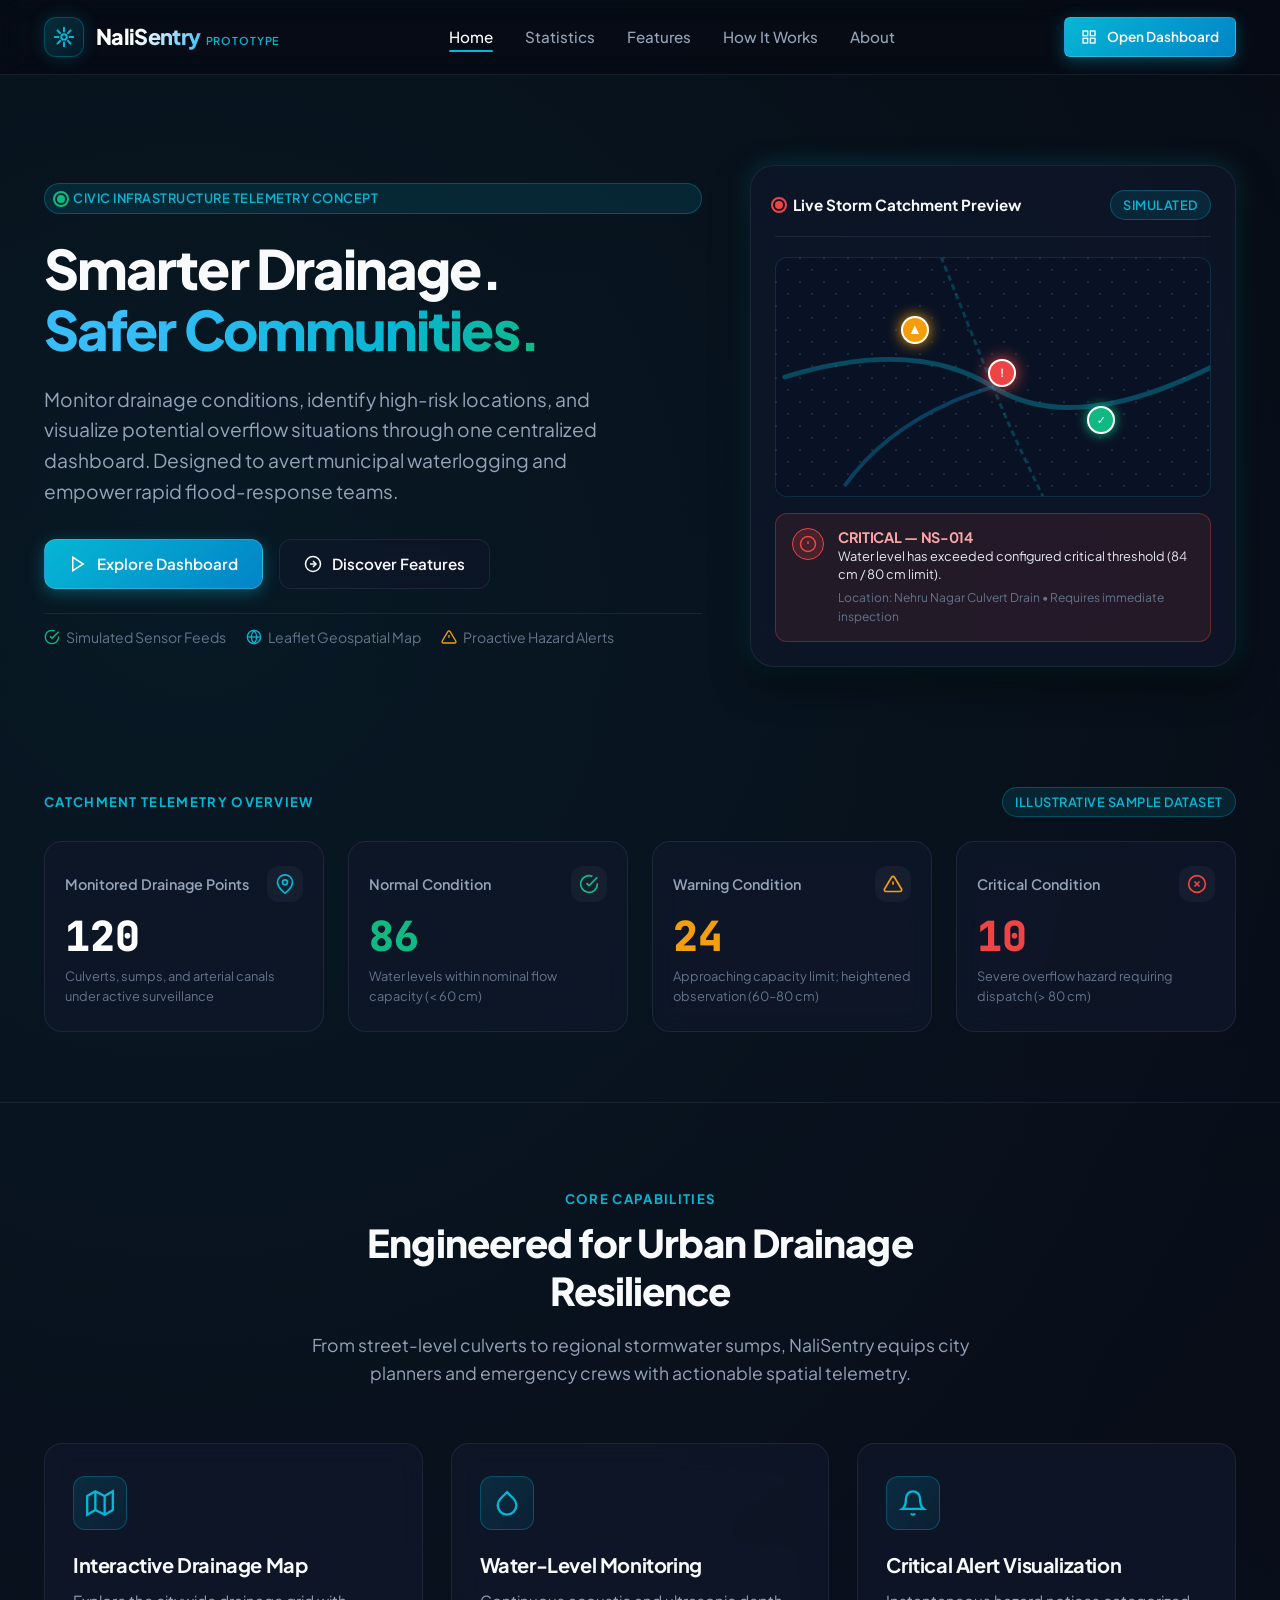
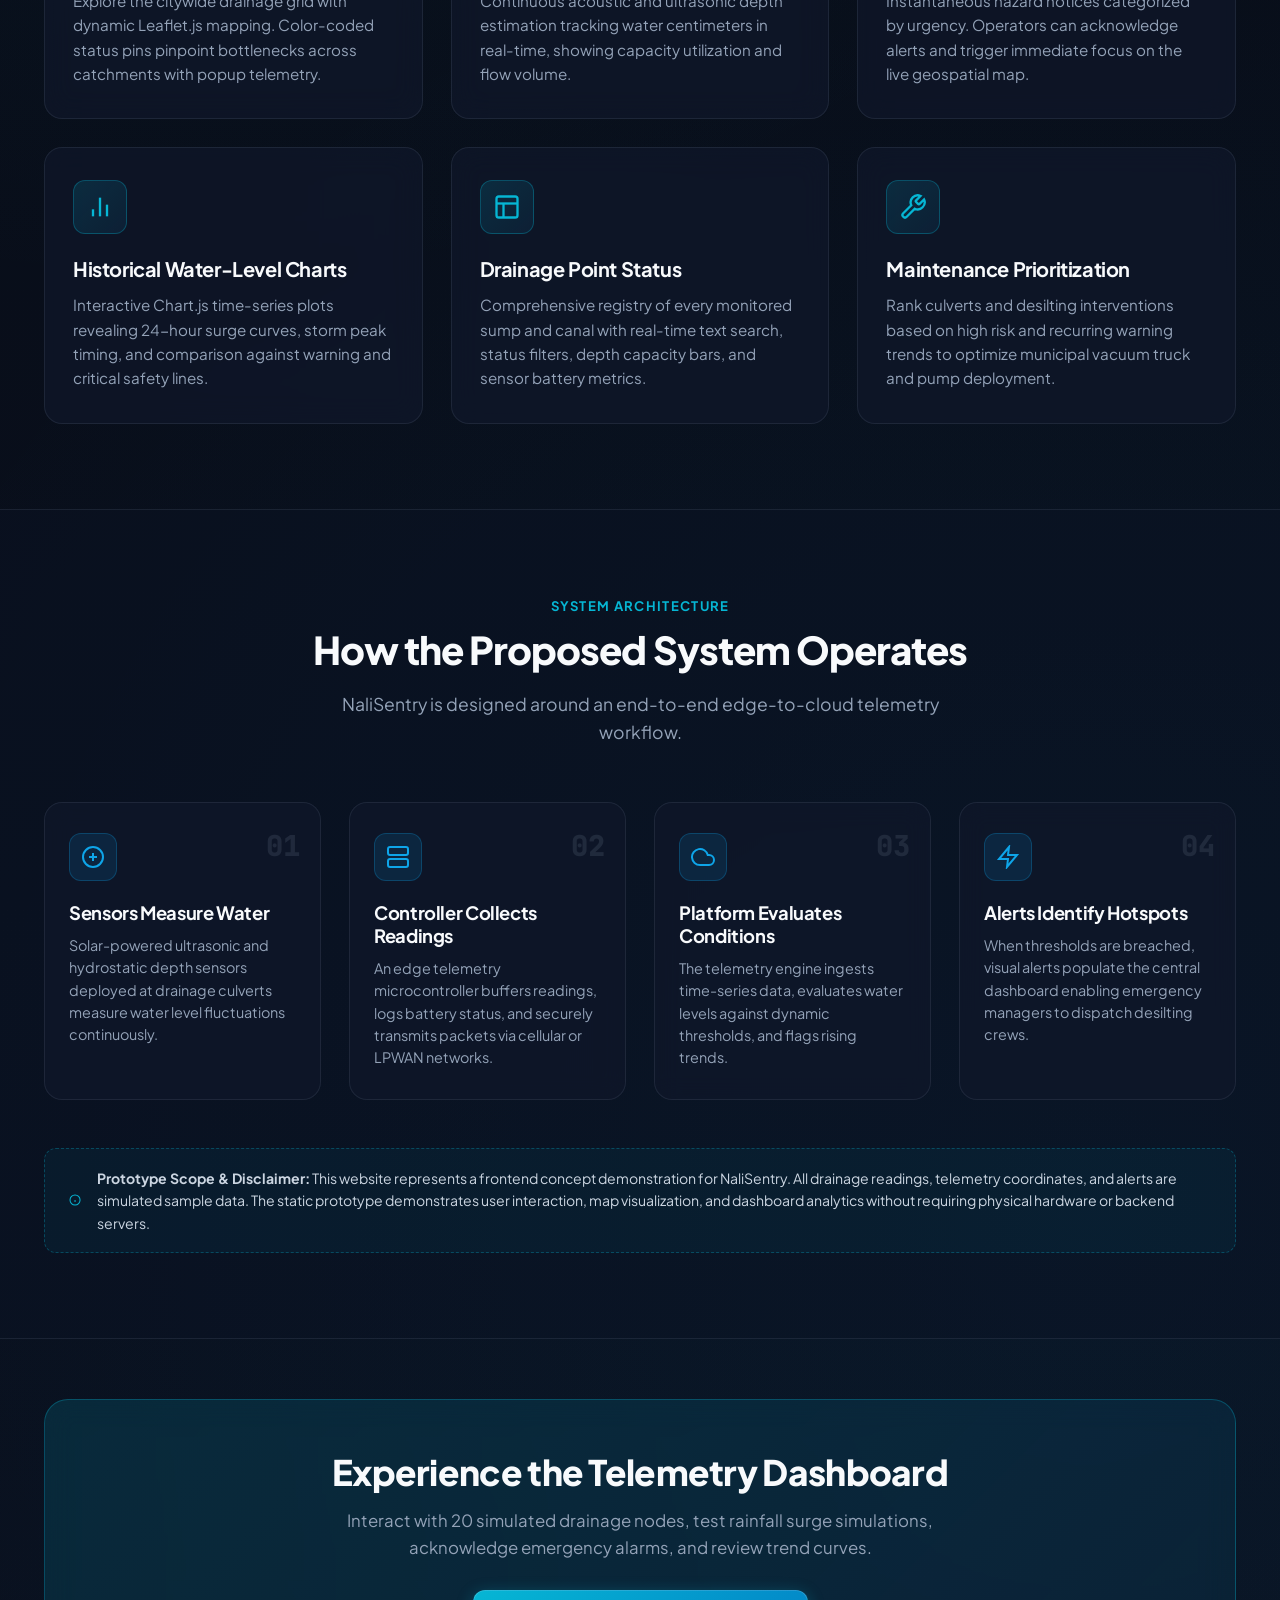
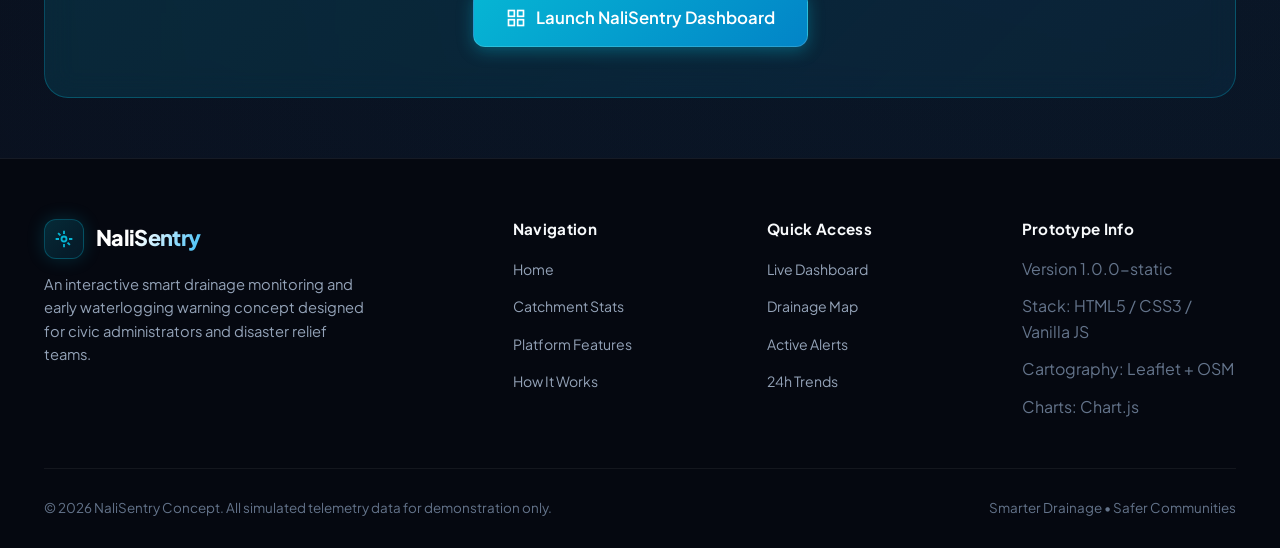
<file: index.html>
<!DOCTYPE html>
<html lang="en">
<head>
  <meta charset="UTF-8">
  <meta name="viewport" content="width=device-width, initial-scale=1.0">
  <meta name="description" content="NaliSentry — Smart civic drainage telemetry and early flood warning dashboard prototype. Monitor urban culverts, sumps, and stormwater runoff.">
  <meta name="keywords" content="drainage monitoring, flood prevention, smart city, IoT telemetry, water level monitoring">
  <title>NaliSentry — Smarter Drainage. Safer Communities.</title>
  
  <!-- CSS Stylesheets -->
  <link rel="stylesheet" href="css/style.css">
  <link rel="stylesheet" href="css/responsive.css">
  <link rel="icon" href="data:image/svg+xml,<svg xmlns=%22http://www.w3.org/2000/svg%22 viewBox=%220 0 100 100%22><text y=%22.9em%22 font-size=%2290%22>🌊</text></svg>">
</head>
<body>

  <!-- ========================================================================
       Header / Navigation
       ======================================================================== -->
  <header class="site-header" id="header">
    <div class="container nav-container">
      <a href="index.html" class="brand-logo" aria-label="NaliSentry Homepage">
        <div class="logo-icon">
          <!-- Stylized Water Ripple + Sensor Beacon Icon -->
          <svg width="22" height="22" viewBox="0 0 24 24" fill="none" stroke="currentColor" stroke-width="2.2" stroke-linecap="round" stroke-linejoin="round">
            <path d="M12 2v4M12 18v4M4.93 4.93l2.83 2.83M16.24 16.24l2.83 2.83M2 12h4M18 12h4M4.93 19.07l2.83-2.83M16.24 7.76l2.83-2.83"/>
            <circle cx="12" cy="12" r="3"/>
          </svg>
        </div>
        <div>
          <span class="logo-text">NaliSentry</span>
          <span class="logo-tag">PROTOTYPE</span>
        </div>
      </a>

      <!-- Desktop Nav Links -->
      <ul class="nav-links" id="navLinks">
        <li><a href="#hero" class="nav-link active">Home</a></li>
        <li><a href="#stats" class="nav-link">Statistics</a></li>
        <li><a href="#features" class="nav-link">Features</a></li>
        <li><a href="#how-it-works" class="nav-link">How It Works</a></li>
        <li><a href="#about" class="nav-link">About</a></li>
      </ul>

      <!-- Action Buttons -->
      <div class="nav-actions">
        <a href="dashboard.html" class="btn btn-primary btn-sm" id="btn-open-dashboard-nav">
          <svg width="16" height="16" viewBox="0 0 24 24" fill="none" stroke="currentColor" stroke-width="2"><rect x="3" y="3" width="7" height="7"></rect><rect x="14" y="3" width="7" height="7"></rect><rect x="14" y="14" width="7" height="7"></rect><rect x="3" y="14" width="7" height="7"></rect></svg>
          Open Dashboard
        </a>
        <button class="mobile-toggle" id="mobileToggle" aria-label="Toggle navigation menu">
          <svg width="24" height="24" viewBox="0 0 24 24" fill="none" stroke="currentColor" stroke-width="2"><line x1="3" y1="12" x2="21" y2="12"></line><line x1="3" y1="6" x2="21" y2="6"></line><line x1="3" y1="18" x2="21" y2="18"></line></svg>
        </button>
      </div>
    </div>
  </header>

  <!-- ========================================================================
       Hero Section
       ======================================================================== -->
  <section class="hero-section" id="hero">
    <div class="container hero-grid">
      
      <!-- Headline & Call to Action -->
      <div class="hero-content">
        <div class="badge badge-demo">
          <span class="pulse-dot pulse-normal"></span>
          CIVIC INFRASTRUCTURE TELEMETRY CONCEPT
        </div>

        <h1 class="hero-headline">
          Smarter Drainage.<br>
          <span class="gradient-text">Safer Communities.</span>
        </h1>

        <p class="hero-description">
          Monitor drainage conditions, identify high-risk locations, and visualize potential overflow situations through one centralized dashboard. Designed to avert municipal waterlogging and empower rapid flood-response teams.
        </p>

        <div class="hero-cta">
          <a href="dashboard.html" class="btn btn-primary" id="btn-hero-explore">
            <svg width="18" height="18" viewBox="0 0 24 24" fill="none" stroke="currentColor" stroke-width="2"><polygon points="5 3 19 12 5 21 5 3"></polygon></svg>
            Explore Dashboard
          </a>
          <a href="#features" class="btn btn-outline" id="btn-hero-features">
            <svg width="18" height="18" viewBox="0 0 24 24" fill="none" stroke="currentColor" stroke-width="2"><circle cx="12" cy="12" r="10"></circle><polyline points="12 16 16 12 12 8"></polyline><line x1="8" y1="12" x2="16" y2="12"></line></svg>
            Discover Features
          </a>
        </div>

        <div class="hero-meta">
          <div class="meta-item">
            <svg width="16" height="16" viewBox="0 0 24 24" fill="none" stroke="var(--status-normal)" stroke-width="2"><path d="M22 11.08V12a10 10 0 1 1-5.93-9.14"></path><polyline points="22 4 12 14.01 9 11.01"></polyline></svg>
            <span>Simulated Sensor Feeds</span>
          </div>
          <div class="meta-item">
            <svg width="16" height="16" viewBox="0 0 24 24" fill="none" stroke="var(--accent-cyan)" stroke-width="2"><circle cx="12" cy="12" r="10"></circle><line x1="2" y1="12" x2="22" y2="12"></line><path d="M12 2a15.3 15.3 0 0 1 4 10 15.3 15.3 0 0 1-4 10 15.3 15.3 0 0 1-4-10 15.3 15.3 0 0 1 4-10z"></path></svg>
            <span>Leaflet Geospatial Map</span>
          </div>
          <div class="meta-item">
            <svg width="16" height="16" viewBox="0 0 24 24" fill="none" stroke="var(--status-warning)" stroke-width="2"><path d="M10.29 3.86L1.82 18a2 2 0 0 0 1.71 3h16.94a2 2 0 0 0 1.71-3L13.71 3.86a2 2 0 0 0-3.42 0z"></path><line x1="12" y1="9" x2="12" y2="13"></line><line x1="12" y1="17" x2="12.01" y2="17"></line></svg>
            <span>Proactive Hazard Alerts</span>
          </div>
        </div>
      </div>

      <!-- Hero Visual: Mock Drainage Map Preview & Alert Card -->
      <div class="hero-visual">
        <div class="preview-card">
          <div class="preview-header">
            <div class="preview-title">
              <span class="pulse-dot pulse-critical"></span>
              <span>Live Storm Catchment Preview</span>
            </div>
            <span class="badge badge-demo">Simulated</span>
          </div>

          <!-- Interactive Mock Map Canvas -->
          <div class="mock-map-canvas" id="mockMapCanvas">
            <!-- Stylized SVG Drainage Channels -->
            <svg class="mock-drain-route" viewBox="0 0 400 240">
              <path d="M -10 120 Q 120 80, 200 130 T 420 110" fill="none" stroke="rgba(6, 182, 212, 0.35)" stroke-width="5" stroke-linecap="round"/>
              <path d="M 140 -20 Q 180 80, 200 130 T 260 260" fill="none" stroke="rgba(6, 182, 212, 0.25)" stroke-width="3" stroke-dasharray="6,4"/>
              <path d="M 50 230 Q 100 160, 200 130" fill="none" stroke="rgba(14, 165, 233, 0.3)" stroke-width="4"/>
            </svg>

            <!-- Mock Marker Pins (Clickable to switch preview alert!) -->
            <div class="mock-pin critical" style="top: 48%; left: 52%;" data-id="p1" title="Click to view NS-014">
              !
            </div>
            <div class="mock-pin warning" style="top: 30%; left: 32%;" data-id="p2" title="Click to view NS-005">
              ▲
            </div>
            <div class="mock-pin normal" style="top: 68%; left: 75%;" data-id="p3" title="Click to view NS-001">
              ✓
            </div>
          </div>

          <!-- Sample Alert Card Preview -->
          <div class="sample-alert-card" id="hero-mock-alert">
            <div class="alert-badge-icon">
              <svg width="18" height="18" viewBox="0 0 24 24" fill="none" stroke="currentColor" stroke-width="2"><circle cx="12" cy="12" r="10"></circle><line x1="12" y1="8" x2="12" y2="12"></line><line x1="12" y1="16" x2="12.01" y2="16"></line></svg>
            </div>
            <div class="alert-details">
              <h4>CRITICAL — NS-014</h4>
              <p>Water level has exceeded configured critical threshold (84 cm / 80 cm limit).</p>
              <div class="meta">Location: Nehru Nagar Culvert Drain • Requires immediate inspection</div>
            </div>
          </div>
        </div>
      </div>

    </div>
  </section>

  <!-- ========================================================================
       Statistics Section
       ======================================================================== -->
  <section class="stats-section" id="stats">
    <div class="container">
      <div style="display: flex; align-items: center; justify-content: space-between; margin-bottom: 24px;">
        <span class="section-tag" style="margin: 0;">CATCHMENT TELEMETRY OVERVIEW</span>
        <span class="badge badge-demo">Illustrative Sample Dataset</span>
      </div>

      <div class="stats-grid">
        <!-- Total Monitored -->
        <div class="stat-card total">
          <div class="stat-top">
            <span class="stat-title">Monitored Drainage Points</span>
            <div class="stat-icon" style="color: var(--accent-cyan);">
              <svg width="20" height="20" viewBox="0 0 24 24" fill="none" stroke="currentColor" stroke-width="2"><path d="M21 10c0 7-9 13-9 13s-9-6-9-13a9 9 0 0 1 18 0z"></path><circle cx="12" cy="10" r="3"></circle></svg>
            </div>
          </div>
          <div class="stat-value counter-value" data-target="120">0</div>
          <p class="stat-desc">Culverts, sumps, and arterial canals under active surveillance</p>
        </div>

        <!-- Normal Status -->
        <div class="stat-card normal">
          <div class="stat-top">
            <span class="stat-title">Normal Condition</span>
            <div class="stat-icon" style="color: var(--status-normal);">
              <svg width="20" height="20" viewBox="0 0 24 24" fill="none" stroke="currentColor" stroke-width="2"><path d="M22 11.08V12a10 10 0 1 1-5.93-9.14"></path><polyline points="22 4 12 14.01 9 11.01"></polyline></svg>
            </div>
          </div>
          <div class="stat-value counter-value" data-target="86">0</div>
          <p class="stat-desc">Water levels within nominal flow capacity (&lt; 60 cm)</p>
        </div>

        <!-- Warning Status -->
        <div class="stat-card warning">
          <div class="stat-top">
            <span class="stat-title">Warning Condition</span>
            <div class="stat-icon" style="color: var(--status-warning);">
              <svg width="20" height="20" viewBox="0 0 24 24" fill="none" stroke="currentColor" stroke-width="2"><path d="M10.29 3.86L1.82 18a2 2 0 0 0 1.71 3h16.94a2 2 0 0 0 1.71-3L13.71 3.86a2 2 0 0 0-3.42 0z"></path><line x1="12" y1="9" x2="12" y2="13"></line><line x1="12" y1="17" x2="12.01" y2="17"></line></svg>
            </div>
          </div>
          <div class="stat-value counter-value" data-target="24">0</div>
          <p class="stat-desc">Approaching capacity limit; heightened observation (60–80 cm)</p>
        </div>

        <!-- Critical Status -->
        <div class="stat-card critical">
          <div class="stat-top">
            <span class="stat-title">Critical Condition</span>
            <div class="stat-icon" style="color: var(--status-critical);">
              <svg width="20" height="20" viewBox="0 0 24 24" fill="none" stroke="currentColor" stroke-width="2"><circle cx="12" cy="12" r="10"></circle><line x1="15" y1="9" x2="9" y2="15"></line><line x1="9" y1="9" x2="15" y2="15"></line></svg>
            </div>
          </div>
          <div class="stat-value counter-value" data-target="10">0</div>
          <p class="stat-desc">Severe overflow hazard requiring dispatch (&gt; 80 cm)</p>
        </div>
      </div>
    </div>
  </section>

  <!-- ========================================================================
       Features Section (6 Feature Cards per plan.md)
       ======================================================================== -->
  <section class="section" id="features">
    <div class="container">
      <div class="section-header">
        <span class="section-tag">CORE CAPABILITIES</span>
        <h2 class="section-title">Engineered for Urban Drainage Resilience</h2>
        <p class="section-subtitle">
          From street-level culverts to regional stormwater sumps, NaliSentry equips city planners and emergency crews with actionable spatial telemetry.
        </p>
      </div>

      <div class="features-grid">
        <!-- Feature 1: Interactive Drainage Map -->
        <div class="feature-card">
          <div class="feature-icon-wrapper">
            <svg width="28" height="28" viewBox="0 0 24 24" fill="none" stroke="currentColor" stroke-width="2"><polygon points="1 6 1 22 8 18 16 22 23 18 23 2 16 6 8 2 1 6"></polygon><line x1="8" y1="2" x2="8" y2="18"></line><line x1="16" y1="6" x2="16" y2="22"></line></svg>
          </div>
          <h3 class="feature-title">Interactive Drainage Map</h3>
          <p class="feature-description">
            Explore the citywide drainage grid with dynamic Leaflet.js mapping. Color-coded status pins pinpoint bottlenecks across catchments with popup telemetry.
          </p>
        </div>

        <!-- Feature 2: Water-Level Monitoring -->
        <div class="feature-card">
          <div class="feature-icon-wrapper">
            <svg width="28" height="28" viewBox="0 0 24 24" fill="none" stroke="currentColor" stroke-width="2"><path d="M12 2.69l5.66 5.66a8 8 0 1 1-11.31 0z"></path></svg>
          </div>
          <h3 class="feature-title">Water-Level Monitoring</h3>
          <p class="feature-description">
            Continuous acoustic and ultrasonic depth estimation tracking water centimeters in real-time, showing capacity utilization and flow volume.
          </p>
        </div>

        <!-- Feature 3: Critical Alert Visualization -->
        <div class="feature-card">
          <div class="feature-icon-wrapper">
            <svg width="28" height="28" viewBox="0 0 24 24" fill="none" stroke="currentColor" stroke-width="2"><path d="M18 8A6 6 0 0 0 6 8c0 7-3 9-3 9h18s-3-2-3-9"></path><path d="M13.73 21a2 2 0 0 1-3.46 0"></path></svg>
          </div>
          <h3 class="feature-title">Critical Alert Visualization</h3>
          <p class="feature-description">
            Instantaneous hazard notices categorized by urgency. Operators can acknowledge alerts and trigger immediate focus on the live geospatial map.
          </p>
        </div>

        <!-- Feature 4: Historical Water-Level Charts -->
        <div class="feature-card">
          <div class="feature-icon-wrapper">
            <svg width="28" height="28" viewBox="0 0 24 24" fill="none" stroke="currentColor" stroke-width="2"><line x1="18" y1="20" x2="18" y2="10"></line><line x1="12" y1="20" x2="12" y2="4"></line><line x1="6" y1="20" x2="6" y2="14"></line></svg>
          </div>
          <h3 class="feature-title">Historical Water-Level Charts</h3>
          <p class="feature-description">
            Interactive Chart.js time-series plots revealing 24-hour surge curves, storm peak timing, and comparison against warning and critical safety lines.
          </p>
        </div>

        <!-- Feature 5: Drainage Point Status -->
        <div class="feature-card">
          <div class="feature-icon-wrapper">
            <svg width="28" height="28" viewBox="0 0 24 24" fill="none" stroke="currentColor" stroke-width="2"><rect x="3" y="3" width="18" height="18" rx="2" ry="2"></rect><line x1="3" y1="9" x2="21" y2="9"></line><line x1="9" y1="21" x2="9" y2="9"></line></svg>
          </div>
          <h3 class="feature-title">Drainage Point Status</h3>
          <p class="feature-description">
            Comprehensive registry of every monitored sump and canal with real-time text search, status filters, depth capacity bars, and sensor battery metrics.
          </p>
        </div>

        <!-- Feature 6: Maintenance Prioritization -->
        <div class="feature-card">
          <div class="feature-icon-wrapper">
            <svg width="28" height="28" viewBox="0 0 24 24" fill="none" stroke="currentColor" stroke-width="2"><path d="M14.7 6.3a1 1 0 0 0 0 1.4l1.6 1.6a1 1 0 0 0 1.4 0l3.77-3.77a6 6 0 0 1-7.94 7.94l-6.91 6.91a2.12 2.12 0 0 1-3-3l6.91-6.91a6 6 0 0 1 7.94-7.94l-3.76 3.76z"></path></svg>
          </div>
          <h3 class="feature-title">Maintenance Prioritization</h3>
          <p class="feature-description">
            Rank culverts and desilting interventions based on high risk and recurring warning trends to optimize municipal vacuum truck and pump deployment.
          </p>
        </div>
      </div>
    </div>
  </section>

  <!-- ========================================================================
       How It Works Section (4 Steps per plan.md)
       ======================================================================== -->
  <section class="section how-section" id="how-it-works">
    <div class="container">
      <div class="section-header">
        <span class="section-tag">SYSTEM ARCHITECTURE</span>
        <h2 class="section-title">How the Proposed System Operates</h2>
        <p class="section-subtitle">
          NaliSentry is designed around an end-to-end edge-to-cloud telemetry workflow.
        </p>
      </div>

      <div class="steps-grid">
        <!-- Step 1 -->
        <div class="step-card">
          <div class="step-number">01</div>
          <div class="step-icon">
            <svg width="24" height="24" viewBox="0 0 24 24" fill="none" stroke="currentColor" stroke-width="2"><circle cx="12" cy="12" r="10"></circle><path d="M8 12h8"></path><path d="M12 8v8"></path></svg>
          </div>
          <h3 class="step-title">Sensors Measure Water</h3>
          <p class="step-desc">
            Solar-powered ultrasonic and hydrostatic depth sensors deployed at drainage culverts measure water level fluctuations continuously.
          </p>
        </div>

        <!-- Step 2 -->
        <div class="step-card">
          <div class="step-number">02</div>
          <div class="step-icon">
            <svg width="24" height="24" viewBox="0 0 24 24" fill="none" stroke="currentColor" stroke-width="2"><rect x="2" y="2" width="20" height="8" rx="2" ry="2"></rect><rect x="2" y="14" width="20" height="8" rx="2" ry="2"></rect><line x1="6" y1="6" x2="6.01" y2="6"></line><line x1="6" y1="18" x2="6.01" y2="18"></line></svg>
          </div>
          <h3 class="step-title">Controller Collects Readings</h3>
          <p class="step-desc">
            An edge telemetry microcontroller buffers readings, logs battery status, and securely transmits packets via cellular or LPWAN networks.
          </p>
        </div>

        <!-- Step 3 -->
        <div class="step-card">
          <div class="step-number">03</div>
          <div class="step-icon">
            <svg width="24" height="24" viewBox="0 0 24 24" fill="none" stroke="currentColor" stroke-width="2"><path d="M18 10h-1.26A8 8 0 1 0 9 20h9a5 5 0 0 0 0-10z"></path></svg>
          </div>
          <h3 class="step-title">Platform Evaluates Conditions</h3>
          <p class="step-desc">
            The telemetry engine ingests time-series data, evaluates water levels against dynamic thresholds, and flags rising trends.
          </p>
        </div>

        <!-- Step 4 -->
        <div class="step-card">
          <div class="step-number">04</div>
          <div class="step-icon">
            <svg width="24" height="24" viewBox="0 0 24 24" fill="none" stroke="currentColor" stroke-width="2"><polygon points="13 2 3 14 12 14 11 22 21 10 12 10 13 2"></polygon></svg>
          </div>
          <h3 class="step-title">Alerts Identify Hotspots</h3>
          <p class="step-desc">
            When thresholds are breached, visual alerts populate the central dashboard enabling emergency managers to dispatch desilting crews.
          </p>
        </div>
      </div>

      <!-- Explanatory Disclaimer Box -->
      <div class="sim-disclaimer-box" id="about">
        <svg width="24" height="24" viewBox="0 0 24 24" fill="none" stroke="var(--accent-cyan)" stroke-width="2"><circle cx="12" cy="12" r="10"></circle><line x1="12" y1="16" x2="12" y2="12"></line><line x1="12" y1="8" x2="12.01" y2="8"></line></svg>
        <p>
          <strong>Prototype Scope & Disclaimer:</strong> This website represents a frontend concept demonstration for NaliSentry. All drainage readings, telemetry coordinates, and alerts are simulated sample data. The static prototype demonstrates user interaction, map visualization, and dashboard analytics without requiring physical hardware or backend servers.
        </p>
      </div>
    </div>
  </section>

  <!-- ========================================================================
       Call To Action Banner
       ======================================================================== -->
  <section class="section" style="padding: 60px 0;">
    <div class="container">
      <div style="background: linear-gradient(135deg, rgba(6, 182, 212, 0.15), rgba(14, 165, 233, 0.08)); border: 1px solid var(--border-accent); border-radius: var(--radius-xl); padding: 50px 36px; text-align: center; position: relative; overflow: hidden; backdrop-filter: blur(14px);">
        <h2 style="font-size: 2.2rem; font-weight: 800; margin-bottom: 14px;">Experience the Telemetry Dashboard</h2>
        <p style="font-size: 1.05rem; max-width: 600px; margin: 0 auto 28px; color: var(--text-secondary);">
          Interact with 20 simulated drainage nodes, test rainfall surge simulations, acknowledge emergency alarms, and review trend curves.
        </p>
        <a href="dashboard.html" class="btn btn-primary" style="font-size: 1.05rem; padding: 14px 32px;" id="btn-cta-launch">
          <svg width="20" height="20" viewBox="0 0 24 24" fill="none" stroke="currentColor" stroke-width="2"><rect x="3" y="3" width="7" height="7"></rect><rect x="14" y="3" width="7" height="7"></rect><rect x="14" y="14" width="7" height="7"></rect><rect x="3" y="14" width="7" height="7"></rect></svg>
          Launch NaliSentry Dashboard
        </a>
      </div>
    </div>
  </section>

  <!-- ========================================================================
       Footer
       ======================================================================== -->
  <footer class="site-footer">
    <div class="container">
      <div class="footer-top">
        <div class="footer-brand">
          <div class="brand-logo">
            <div class="logo-icon">
              <svg width="20" height="20" viewBox="0 0 24 24" fill="none" stroke="currentColor" stroke-width="2.2">
                <circle cx="12" cy="12" r="3"/>
                <path d="M12 2v4M12 18v4M4.93 4.93l2.83 2.83M16.24 16.24l2.83 2.83M2 12h4M18 12h4"/>
              </svg>
            </div>
            <span class="logo-text">NaliSentry</span>
          </div>
          <p>
            An interactive smart drainage monitoring and early waterlogging warning concept designed for civic administrators and disaster relief teams.
          </p>
        </div>

        <div class="footer-col">
          <h4>Navigation</h4>
          <ul class="footer-links">
            <li><a href="#hero">Home</a></li>
            <li><a href="#stats">Catchment Stats</a></li>
            <li><a href="#features">Platform Features</a></li>
            <li><a href="#how-it-works">How It Works</a></li>
          </ul>
        </div>

        <div class="footer-col">
          <h4>Quick Access</h4>
          <ul class="footer-links">
            <li><a href="dashboard.html">Live Dashboard</a></li>
            <li><a href="dashboard.html#map-section">Drainage Map</a></li>
            <li><a href="dashboard.html#alerts-section">Active Alerts</a></li>
            <li><a href="dashboard.html#chart-section">24h Trends</a></li>
          </ul>
        </div>

        <div class="footer-col">
          <h4>Prototype Info</h4>
          <ul class="footer-links">
            <li><span style="color: var(--text-muted);">Version 1.0.0-static</span></li>
            <li><span style="color: var(--text-muted);">Stack: HTML5 / CSS3 / Vanilla JS</span></li>
            <li><span style="color: var(--text-muted);">Cartography: Leaflet + OSM</span></li>
            <li><span style="color: var(--text-muted);">Charts: Chart.js</span></li>
          </ul>
        </div>
      </div>

      <div class="footer-bottom">
        <div>&copy; 2026 NaliSentry Concept. All simulated telemetry data for demonstration only.</div>
        <div>Smarter Drainage • Safer Communities</div>
      </div>
    </div>
  </footer>

  <!-- Scripts -->
  <script src="js/main.js"></script>
</body>
</html>
</file>
<file: css/style.css>
/* ==========================================================================
   NaliSentry - Core Design System & Landing Page Styles
   Aesthetic: Premium Environmental Telemetry / Modern Dark Civic Infrastructure
   ========================================================================== */

@import url('https://fonts.googleapis.com/css2?family=JetBrains+Mono:wght@400;500;600&family=Plus+Jakarta+Sans:wght@300;400;500;600;700;800&display=swap');

:root {
  /* Brand Palette */
  --bg-dark: #070b14;
  --bg-surface: #0c1324;
  --bg-card: rgba(15, 23, 42, 0.75);
  --bg-card-hover: rgba(26, 38, 64, 0.85);
  --bg-glass: rgba(12, 19, 36, 0.65);
  
  --border-subtle: rgba(148, 163, 184, 0.12);
  --border-accent: rgba(6, 182, 212, 0.3);
  --border-glow: rgba(56, 189, 248, 0.45);

  --accent-cyan: #06b6d4;
  --accent-cyan-glow: rgba(6, 182, 212, 0.25);
  --accent-teal: #14b8a6;
  --accent-blue: #0ea5e9;
  --accent-indigo: #6366f1;

  /* Telemetry Status Colors */
  --status-normal: #10b981;
  --status-normal-bg: rgba(16, 185, 129, 0.15);
  --status-normal-glow: rgba(16, 185, 129, 0.4);

  --status-warning: #f59e0b;
  --status-warning-bg: rgba(245, 158, 11, 0.15);
  --status-warning-glow: rgba(245, 158, 11, 0.4);

  --status-critical: #ef4444;
  --status-critical-bg: rgba(239, 68, 68, 0.18);
  --status-critical-glow: rgba(239, 68, 68, 0.45);

  --status-offline: #64748b;
  --status-offline-bg: rgba(100, 116, 139, 0.15);

  /* Typography */
  --text-main: #f8fafc;
  --text-secondary: #94a3b8;
  --text-muted: #64748b;
  --font-main: 'Plus Jakarta Sans', system-ui, -apple-system, sans-serif;
  --font-mono: 'JetBrains Mono', monospace;

  /* Layout & Elevations */
  --radius-sm: 6px;
  --radius-md: 12px;
  --radius-lg: 18px;
  --radius-xl: 24px;
  --radius-full: 9999px;

  --shadow-sm: 0 2px 8px rgba(0, 0, 0, 0.3);
  --shadow-md: 0 8px 24px rgba(0, 0, 0, 0.45);
  --shadow-lg: 0 16px 36px rgba(0, 0, 0, 0.6);
  --shadow-glow: 0 0 25px rgba(6, 182, 212, 0.25);

  --transition-fast: 0.15s ease;
  --transition-normal: 0.25s cubic-bezier(0.16, 1, 0.3, 1);
  --transition-slow: 0.4s cubic-bezier(0.16, 1, 0.3, 1);
}

/* Base Reset */
*, *::before, *::after {
  box-sizing: border-box;
  margin: 0;
  padding: 0;
}

html {
  scroll-behavior: smooth;
  font-size: 16px;
  color-scheme: dark;
}

body {
  font-family: var(--font-main);
  background-color: var(--bg-dark);
  color: var(--text-main);
  line-height: 1.6;
  overflow-x: hidden;
  background-image: 
    radial-gradient(circle at 15% 15%, rgba(6, 182, 212, 0.08) 0%, transparent 40%),
    radial-gradient(circle at 85% 75%, rgba(14, 165, 233, 0.06) 0%, transparent 45%),
    linear-gradient(to bottom, #070b14, #0a1120);
  min-height: 100vh;
}

/* Typography Helpers */
h1, h2, h3, h4, h5, h6 {
  font-weight: 700;
  line-height: 1.25;
  color: var(--text-main);
  letter-spacing: -0.02em;
}

p {
  color: var(--text-secondary);
}

a {
  color: inherit;
  text-decoration: none;
  transition: color var(--transition-fast);
}

button {
  font-family: inherit;
  cursor: pointer;
  border: none;
  background: none;
  outline: none;
}

.mono {
  font-family: var(--font-mono);
}

/* Container */
.container {
  width: 100%;
  max-width: 1240px;
  margin: 0 auto;
  padding: 0 24px;
}

/* Badges & Tags */
.badge {
  display: inline-flex;
  align-items: center;
  gap: 8px;
  padding: 4px 12px;
  border-radius: var(--radius-full);
  font-size: 0.8rem;
  font-weight: 600;
  letter-spacing: 0.04em;
  text-transform: uppercase;
}

.badge-demo {
  background: rgba(6, 182, 212, 0.12);
  color: var(--accent-cyan);
  border: 1px solid rgba(6, 182, 212, 0.3);
}

.badge-normal {
  background: var(--status-normal-bg);
  color: var(--status-normal);
  border: 1px solid rgba(16, 185, 129, 0.3);
}

.badge-warning {
  background: var(--status-warning-bg);
  color: var(--status-warning);
  border: 1px solid rgba(245, 158, 11, 0.3);
}

.badge-critical {
  background: var(--status-critical-bg);
  color: var(--status-critical);
  border: 1px solid rgba(239, 68, 68, 0.35);
}

/* Live Pulse Indicator */
.pulse-dot {
  width: 8px;
  height: 8px;
  border-radius: 50%;
  display: inline-block;
  position: relative;
}

.pulse-dot::after {
  content: '';
  position: absolute;
  top: -4px;
  left: -4px;
  right: -4px;
  bottom: -4px;
  border-radius: 50%;
  animation: ripple 2s infinite ease-out;
}

.pulse-normal {
  background: var(--status-normal);
}
.pulse-normal::after {
  border: 2px solid var(--status-normal);
}

.pulse-warning {
  background: var(--status-warning);
}
.pulse-warning::after {
  border: 2px solid var(--status-warning);
}

.pulse-critical {
  background: var(--status-critical);
}
.pulse-critical::after {
  border: 2px solid var(--status-critical);
}

@keyframes ripple {
  0% { transform: scale(0.8); opacity: 1; }
  100% { transform: scale(2.2); opacity: 0; }
}

/* Buttons */
.btn {
  display: inline-flex;
  align-items: center;
  justify-content: center;
  gap: 10px;
  font-weight: 600;
  font-size: 0.95rem;
  padding: 12px 24px;
  border-radius: var(--radius-md);
  transition: all var(--transition-normal);
  white-space: nowrap;
}

.btn-primary {
  background: linear-gradient(135deg, #06b6d4, #0284c7);
  color: #ffffff;
  box-shadow: 0 4px 16px rgba(6, 182, 212, 0.35);
  border: 1px solid rgba(255, 255, 255, 0.15);
}

.btn-primary:hover {
  background: linear-gradient(135deg, #0891b2, #0369a1);
  box-shadow: 0 6px 24px rgba(6, 182, 212, 0.5);
  transform: translateY(-2px);
}

.btn-outline {
  background: rgba(15, 23, 42, 0.6);
  color: var(--text-main);
  border: 1px solid var(--border-subtle);
  backdrop-filter: blur(8px);
}

.btn-outline:hover {
  border-color: var(--accent-cyan);
  color: var(--accent-cyan);
  background: rgba(6, 182, 212, 0.08);
  transform: translateY(-2px);
}

.btn-sm {
  padding: 8px 16px;
  font-size: 0.85rem;
  border-radius: var(--radius-sm);
}

/* ==========================================================================
   Header & Navbar
   ========================================================================== */
.site-header {
  position: sticky;
  top: 0;
  z-index: 1000;
  background: rgba(7, 11, 20, 0.85);
  backdrop-filter: blur(14px);
  border-bottom: 1px solid var(--border-subtle);
  transition: all var(--transition-normal);
}

.nav-container {
  display: flex;
  align-items: center;
  justify-content: space-between;
  height: 74px;
}

.brand-logo {
  display: flex;
  align-items: center;
  gap: 12px;
  text-decoration: none;
}

.logo-icon {
  width: 40px;
  height: 40px;
  border-radius: var(--radius-md);
  background: linear-gradient(135deg, rgba(6, 182, 212, 0.2), rgba(14, 165, 233, 0.1));
  border: 1px solid var(--border-accent);
  display: flex;
  align-items: center;
  justify-content: center;
  color: var(--accent-cyan);
  box-shadow: 0 0 18px rgba(6, 182, 212, 0.2);
}

.logo-text {
  font-size: 1.35rem;
  font-weight: 800;
  letter-spacing: -0.03em;
  background: linear-gradient(120deg, #ffffff 40%, #38bdf8 100%);
  -webkit-background-clip: text;
  -webkit-text-fill-color: transparent;
}

.logo-tag {
  font-size: 0.68rem;
  color: var(--accent-cyan);
  font-weight: 600;
  letter-spacing: 0.08em;
  text-transform: uppercase;
  margin-left: 2px;
}

.nav-links {
  display: flex;
  align-items: center;
  gap: 32px;
  list-style: none;
}

.nav-link {
  font-size: 0.95rem;
  font-weight: 500;
  color: var(--text-secondary);
  transition: color var(--transition-fast);
  position: relative;
}

.nav-link:hover, .nav-link.active {
  color: #ffffff;
}

.nav-link::after {
  content: '';
  position: absolute;
  bottom: -6px;
  left: 0;
  width: 0;
  height: 2px;
  background: var(--accent-cyan);
  transition: width var(--transition-fast);
  border-radius: 2px;
}

.nav-link:hover::after, .nav-link.active::after {
  width: 100%;
}

.nav-actions {
  display: flex;
  align-items: center;
  gap: 16px;
}

.mobile-toggle {
  display: none;
  color: var(--text-main);
  font-size: 1.5rem;
  padding: 8px;
}

/* ==========================================================================
   Hero Section
   ========================================================================== */
.hero-section {
  position: relative;
  padding: 90px 0 80px;
  overflow: hidden;
}

.hero-grid {
  display: grid;
  grid-template-columns: 1.15fr 0.85fr;
  gap: 48px;
  align-items: center;
}

.hero-content {
  display: flex;
  flex-direction: column;
  gap: 24px;
}

.hero-headline {
  font-size: 3.4rem;
  font-weight: 800;
  letter-spacing: -0.035em;
  line-height: 1.12;
}

.hero-headline span.gradient-text {
  background: linear-gradient(120deg, #38bdf8 20%, #06b6d4 70%, #10b981 100%);
  -webkit-background-clip: text;
  -webkit-text-fill-color: transparent;
}

.hero-description {
  font-size: 1.2rem;
  color: var(--text-secondary);
  line-height: 1.6;
  max-width: 580px;
}

.hero-cta {
  display: flex;
  align-items: center;
  gap: 16px;
  margin-top: 8px;
}

.hero-meta {
  display: flex;
  align-items: center;
  gap: 20px;
  padding-top: 12px;
  border-top: 1px solid var(--border-subtle);
  font-size: 0.88rem;
  color: var(--text-muted);
}

.meta-item {
  display: flex;
  align-items: center;
  gap: 6px;
}

/* Hero Visual / Mockup Preview Card */
.hero-visual {
  position: relative;
}

.preview-card {
  background: var(--bg-card);
  border: 1px solid var(--border-subtle);
  border-radius: var(--radius-xl);
  padding: 24px;
  box-shadow: var(--shadow-lg), var(--shadow-glow);
  backdrop-filter: blur(20px);
  position: relative;
  overflow: hidden;
}

.preview-header {
  display: flex;
  align-items: center;
  justify-content: space-between;
  padding-bottom: 16px;
  border-bottom: 1px solid var(--border-subtle);
  margin-bottom: 20px;
}

.preview-title {
  display: flex;
  align-items: center;
  gap: 10px;
  font-size: 0.95rem;
  font-weight: 700;
  color: var(--text-main);
}

.mock-map-canvas {
  height: 240px;
  background: #091224;
  border-radius: var(--radius-md);
  border: 1px solid rgba(56, 189, 248, 0.15);
  position: relative;
  overflow: hidden;
  background-image: 
    radial-gradient(#1e293b 1px, transparent 1px),
    radial-gradient(#1e293b 1px, #091224 1px);
  background-size: 24px 24px;
  background-position: 0 0, 12px 12px;
}

/* Mock Map SVG Contour Network */
.mock-drain-route {
  position: absolute;
  top: 0;
  left: 0;
  width: 100%;
  height: 100%;
  pointer-events: none;
}

.mock-pin {
  position: absolute;
  width: 28px;
  height: 28px;
  border-radius: 50%;
  display: flex;
  align-items: center;
  justify-content: center;
  color: #fff;
  font-size: 0.7rem;
  font-weight: 700;
  transform: translate(-50%, -50%);
  cursor: pointer;
  box-shadow: 0 4px 12px rgba(0, 0, 0, 0.5);
  transition: transform var(--transition-fast);
}

.mock-pin:hover {
  transform: translate(-50%, -50%) scale(1.2);
}

.mock-pin.critical {
  background: var(--status-critical);
  border: 2px solid #ffffff;
  box-shadow: 0 0 16px var(--status-critical);
}

.mock-pin.warning {
  background: var(--status-warning);
  border: 2px solid #ffffff;
  box-shadow: 0 0 14px var(--status-warning);
}

.mock-pin.normal {
  background: var(--status-normal);
  border: 2px solid #ffffff;
  box-shadow: 0 0 12px var(--status-normal);
}

.sample-alert-card {
  margin-top: 16px;
  background: rgba(239, 68, 68, 0.1);
  border: 1px solid rgba(239, 68, 68, 0.35);
  border-radius: var(--radius-md);
  padding: 14px 16px;
  display: flex;
  align-items: flex-start;
  gap: 14px;
}

.alert-badge-icon {
  width: 32px;
  height: 32px;
  border-radius: 50%;
  background: var(--status-critical-bg);
  border: 1px solid var(--status-critical);
  color: var(--status-critical);
  display: flex;
  align-items: center;
  justify-content: center;
  flex-shrink: 0;
}

.alert-details h4 {
  font-size: 0.9rem;
  color: #fca5a5;
  margin-bottom: 2px;
}

.alert-details p {
  font-size: 0.8rem;
  color: #e2e8f0;
  line-height: 1.4;
}

.alert-details .meta {
  font-size: 0.75rem;
  color: var(--text-muted);
  margin-top: 4px;
}

/* ==========================================================================
   Statistics Section
   ========================================================================== */
.stats-section {
  padding: 40px 0 70px;
  border-bottom: 1px solid var(--border-subtle);
}

.stats-grid {
  display: grid;
  grid-template-columns: repeat(4, 1fr);
  gap: 24px;
}

.stat-card {
  background: var(--bg-card);
  border: 1px solid var(--border-subtle);
  border-radius: var(--radius-lg);
  padding: 24px 20px;
  position: relative;
  overflow: hidden;
  transition: all var(--transition-normal);
  backdrop-filter: blur(12px);
}

.stat-card:hover {
  border-color: var(--border-highlight);
  transform: translateY(-4px);
  box-shadow: var(--shadow-md);
}

.stat-top {
  display: flex;
  align-items: center;
  justify-content: space-between;
  margin-bottom: 12px;
}

.stat-title {
  font-size: 0.9rem;
  font-weight: 600;
  color: var(--text-secondary);
}

.stat-icon {
  width: 36px;
  height: 36px;
  border-radius: var(--radius-md);
  display: flex;
  align-items: center;
  justify-content: center;
  background: rgba(255, 255, 255, 0.04);
}

.stat-value {
  font-size: 2.6rem;
  font-weight: 800;
  font-family: var(--font-mono);
  line-height: 1.1;
  margin-bottom: 6px;
}

.stat-card.total .stat-value { color: #ffffff; }
.stat-card.normal .stat-value { color: var(--status-normal); }
.stat-card.warning .stat-value { color: var(--status-warning); }
.stat-card.critical .stat-value { color: var(--status-critical); }

.stat-desc {
  font-size: 0.8rem;
  color: var(--text-muted);
}

/* ==========================================================================
   Features Section
   ========================================================================== */
.section {
  padding: 85px 0;
}

.section-header {
  text-align: center;
  max-width: 680px;
  margin: 0 auto 56px;
}

.section-tag {
  color: var(--accent-cyan);
  font-size: 0.82rem;
  font-weight: 700;
  letter-spacing: 0.1em;
  text-transform: uppercase;
  margin-bottom: 10px;
  display: block;
}

.section-title {
  font-size: 2.4rem;
  font-weight: 800;
  margin-bottom: 16px;
  letter-spacing: -0.025em;
}

.section-subtitle {
  font-size: 1.1rem;
  color: var(--text-secondary);
}

.features-grid {
  display: grid;
  grid-template-columns: repeat(3, 1fr);
  gap: 28px;
}

.feature-card {
  background: var(--bg-card);
  border: 1px solid var(--border-subtle);
  border-radius: var(--radius-lg);
  padding: 32px 28px;
  transition: all var(--transition-normal);
  position: relative;
  backdrop-filter: blur(14px);
}

.feature-card:hover {
  border-color: var(--border-accent);
  background: var(--bg-card-hover);
  transform: translateY(-5px);
  box-shadow: 0 14px 30px rgba(0, 0, 0, 0.4), 0 0 20px rgba(6, 182, 212, 0.12);
}

.feature-icon-wrapper {
  width: 54px;
  height: 54px;
  border-radius: var(--radius-md);
  background: linear-gradient(135deg, rgba(6, 182, 212, 0.15), rgba(14, 165, 233, 0.08));
  border: 1px solid rgba(6, 182, 212, 0.3);
  display: flex;
  align-items: center;
  justify-content: center;
  color: var(--accent-cyan);
  margin-bottom: 22px;
}

.feature-title {
  font-size: 1.25rem;
  font-weight: 700;
  margin-bottom: 12px;
}

.feature-description {
  font-size: 0.95rem;
  color: var(--text-secondary);
  line-height: 1.6;
}

/* ==========================================================================
   How It Works Section
   ========================================================================== */
.how-section {
  background: rgba(12, 19, 36, 0.4);
  border-top: 1px solid var(--border-subtle);
  border-bottom: 1px solid var(--border-subtle);
}

.steps-grid {
  display: grid;
  grid-template-columns: repeat(4, 1fr);
  gap: 28px;
  position: relative;
}

.step-card {
  background: var(--bg-card);
  border: 1px solid var(--border-subtle);
  border-radius: var(--radius-lg);
  padding: 30px 24px;
  position: relative;
  backdrop-filter: blur(12px);
  transition: all var(--transition-normal);
}

.step-card:hover {
  border-color: var(--border-accent);
  transform: translateY(-4px);
}

.step-number {
  position: absolute;
  top: 20px;
  right: 20px;
  font-size: 1.8rem;
  font-weight: 800;
  font-family: var(--font-mono);
  color: rgba(148, 163, 184, 0.15);
}

.step-icon {
  width: 48px;
  height: 48px;
  border-radius: var(--radius-md);
  background: rgba(14, 165, 233, 0.12);
  border: 1px solid rgba(14, 165, 233, 0.25);
  display: flex;
  align-items: center;
  justify-content: center;
  color: var(--accent-blue);
  margin-bottom: 20px;
}

.step-title {
  font-size: 1.15rem;
  font-weight: 700;
  margin-bottom: 10px;
}

.step-desc {
  font-size: 0.9rem;
  color: var(--text-secondary);
  line-height: 1.55;
}

.sim-disclaimer-box {
  margin-top: 48px;
  background: rgba(6, 182, 212, 0.06);
  border: 1px dashed rgba(6, 182, 212, 0.3);
  border-radius: var(--radius-md);
  padding: 18px 24px;
  display: flex;
  align-items: center;
  gap: 16px;
}

.sim-disclaimer-box p {
  font-size: 0.88rem;
  color: #cbd5e1;
}

/* ==========================================================================
   Footer
   ========================================================================== */
.site-footer {
  padding: 60px 0 30px;
  border-top: 1px solid var(--border-subtle);
  background: #050810;
}

.footer-top {
  display: grid;
  grid-template-columns: 2fr 1fr 1fr 1fr;
  gap: 40px;
  margin-bottom: 48px;
}

.footer-brand p {
  font-size: 0.92rem;
  margin-top: 14px;
  max-width: 320px;
  line-height: 1.6;
}

.footer-col h4 {
  font-size: 0.95rem;
  font-weight: 700;
  margin-bottom: 18px;
  color: var(--text-main);
  letter-spacing: 0.02em;
}

.footer-links {
  list-style: none;
  display: flex;
  flex-direction: column;
  gap: 12px;
}

.footer-links a {
  font-size: 0.88rem;
  color: var(--text-secondary);
}

.footer-links a:hover {
  color: var(--accent-cyan);
}

.footer-bottom {
  padding-top: 28px;
  border-top: 1px solid rgba(255, 255, 255, 0.06);
  display: flex;
  align-items: center;
  justify-content: space-between;
  font-size: 0.84rem;
  color: var(--text-muted);
}
</file>
<file: css/responsive.css>
/* ==========================================================================
   NaliSentry - Responsive Stylesheet
   Adapts landing page & telemetry dashboard across desktop, tablet & mobile
   ========================================================================== */

/* Large Tablets & Small Desktops (<= 1100px) */
@media (max-width: 1100px) {
  .hero-grid {
    grid-template-columns: 1fr;
    gap: 40px;
  }

  .hero-content {
    text-align: center;
    align-items: center;
  }

  .hero-headline {
    font-size: 2.8rem;
  }

  .hero-cta {
    justify-content: center;
  }

  .hero-meta {
    justify-content: center;
  }

  .stats-grid {
    grid-template-columns: repeat(2, 1fr);
  }

  .features-grid {
    grid-template-columns: repeat(2, 1fr);
  }

  .steps-grid {
    grid-template-columns: repeat(2, 1fr);
  }

  .map-alerts-grid {
    grid-template-columns: 1fr;
  }

  .metrics-row {
    grid-template-columns: repeat(2, 1fr);
  }

  .footer-top {
    grid-template-columns: 1fr 1fr;
    gap: 30px;
  }
}

/* Medium Tablets & Mobile Devices (<= 860px) */
@media (max-width: 860px) {
  /* Landing Mobile Nav */
  .mobile-toggle {
    display: block;
  }

  .nav-links {
    position: fixed;
    top: 74px;
    left: 0;
    right: 0;
    background: #090e1a;
    border-bottom: 1px solid var(--border-subtle);
    padding: 24px;
    flex-direction: column;
    gap: 18px;
    transform: translateY(-120%);
    transition: transform var(--transition-normal);
    z-index: 999;
  }

  .nav-links.open {
    transform: translateY(0);
    box-shadow: var(--shadow-lg);
  }

  /* Dashboard Sidebar Drawer */
  .sidebar {
    transform: translateX(-100%);
    width: 280px;
    box-shadow: 10px 0 30px rgba(0, 0, 0, 0.7);
  }

  .sidebar.open {
    transform: translateX(0);
  }

  .main-wrapper {
    margin-left: 0 !important;
    width: 100% !important;
  }

  .sidebar-toggle-btn {
    display: inline-flex;
  }

  .hero-headline {
    font-size: 2.3rem;
  }

  .section-title {
    font-size: 2rem;
  }

  .features-grid {
    grid-template-columns: 1fr;
  }

  .steps-grid {
    grid-template-columns: 1fr;
  }

  .dash-content {
    padding: 16px;
    gap: 20px;
  }

  .dash-header {
    padding: 0 16px;
  }

  .sim-control-group {
    display: none; /* Can be accessed via secondary trigger on mobile if needed */
  }

  .table-topbar {
    flex-direction: column;
    align-items: stretch;
  }

  .search-box {
    min-width: 100%;
  }
}

/* Mobile Screens (<= 560px) */
@media (max-width: 560px) {
  .hero-headline {
    font-size: 1.95rem;
  }

  .hero-cta {
    flex-direction: column;
    width: 100%;
  }

  .hero-cta .btn {
    width: 100%;
  }

  .stats-grid {
    grid-template-columns: 1fr;
  }

  .metrics-row {
    grid-template-columns: 1fr;
  }

  .stat-value {
    font-size: 2.2rem;
  }

  .metric-number {
    font-size: 1.85rem;
  }

  .footer-top {
    grid-template-columns: 1fr;
  }

  .footer-bottom {
    flex-direction: column;
    gap: 12px;
    text-align: center;
  }

  .modal-grid {
    grid-template-columns: 1fr;
  }
}
</file>
